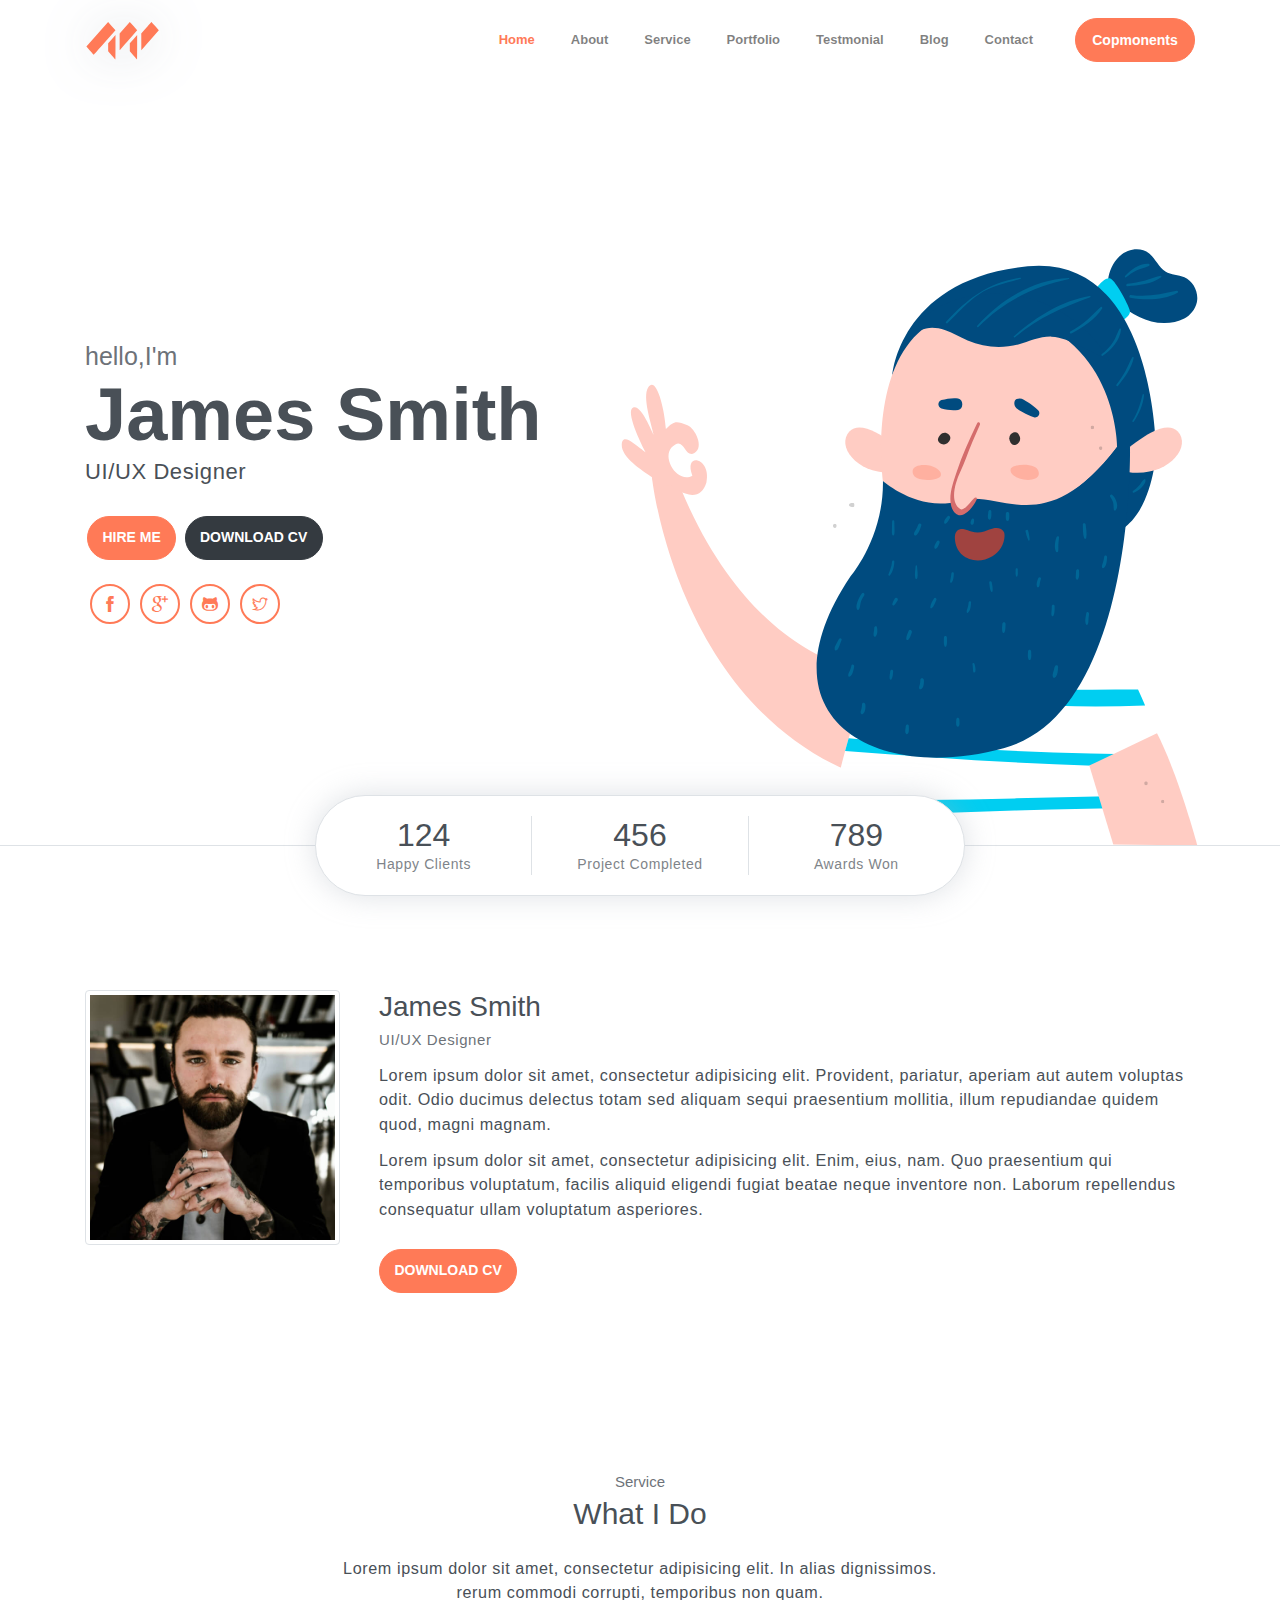
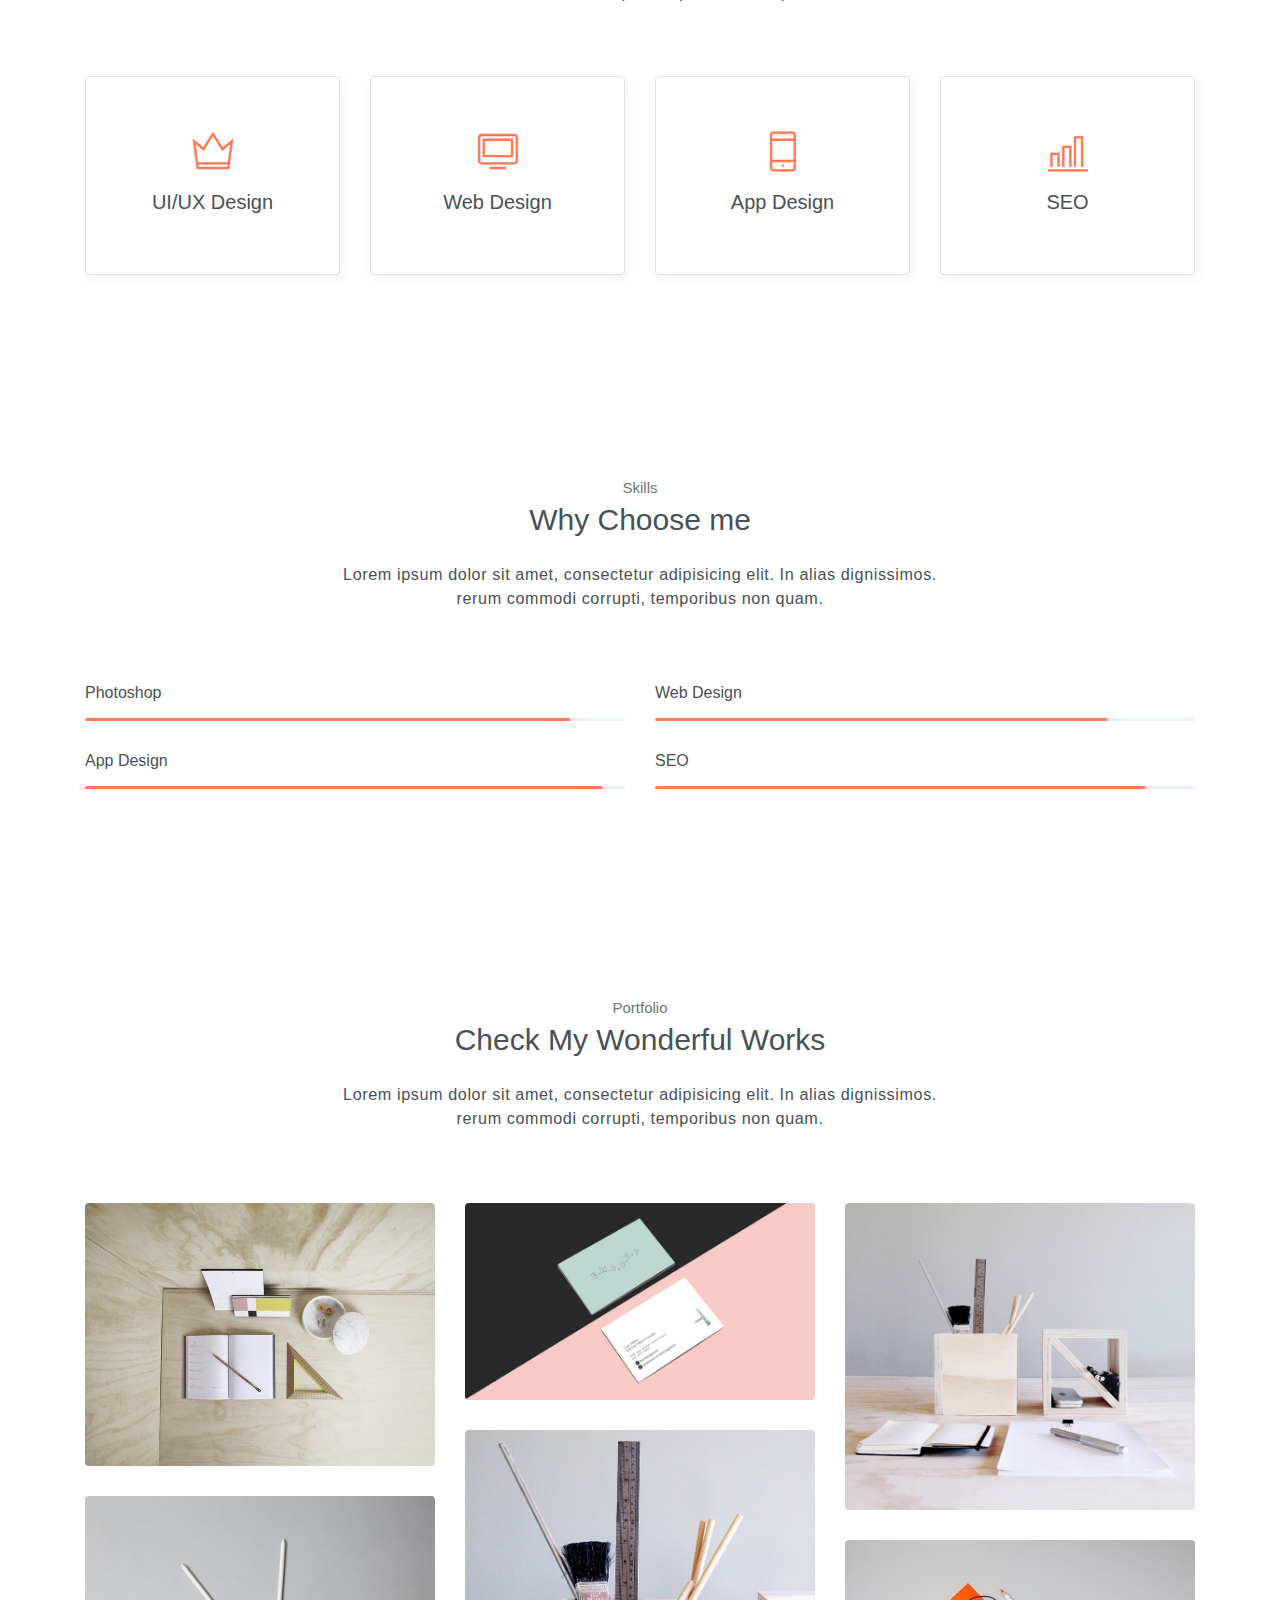
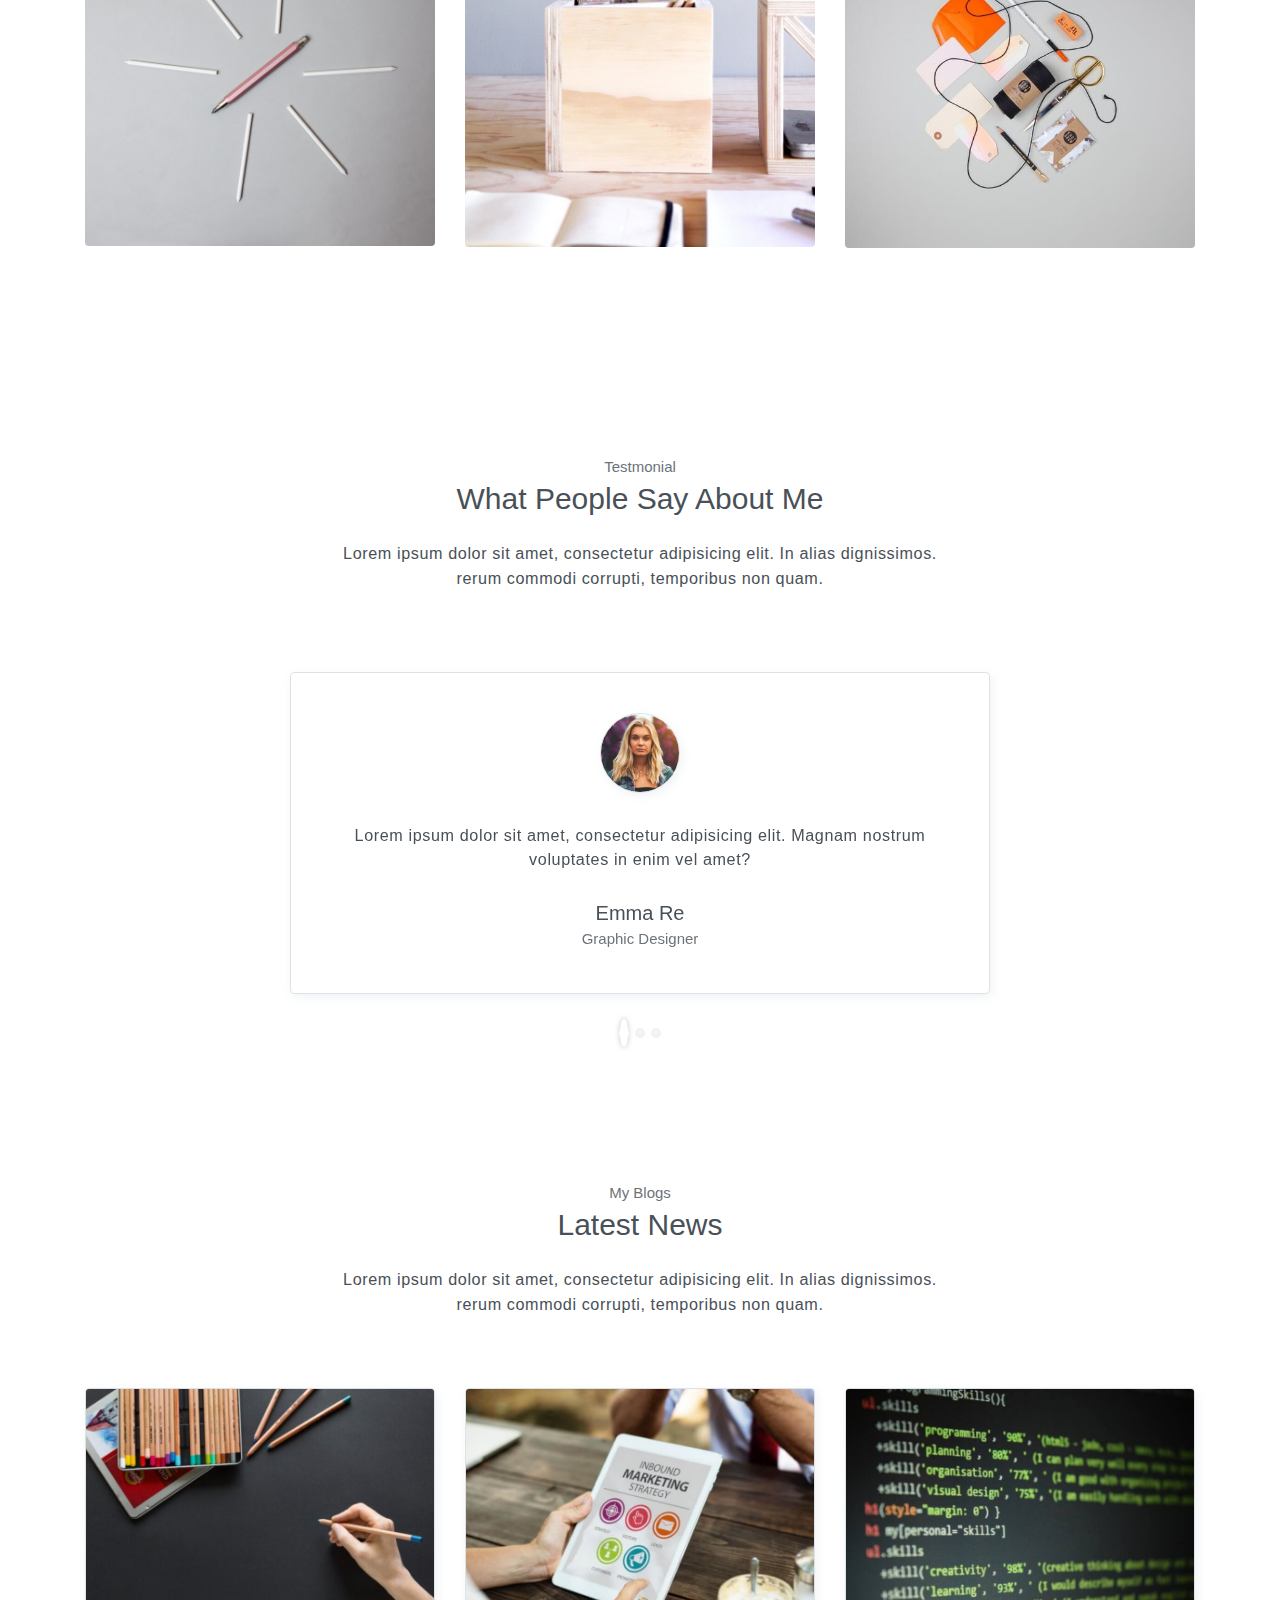
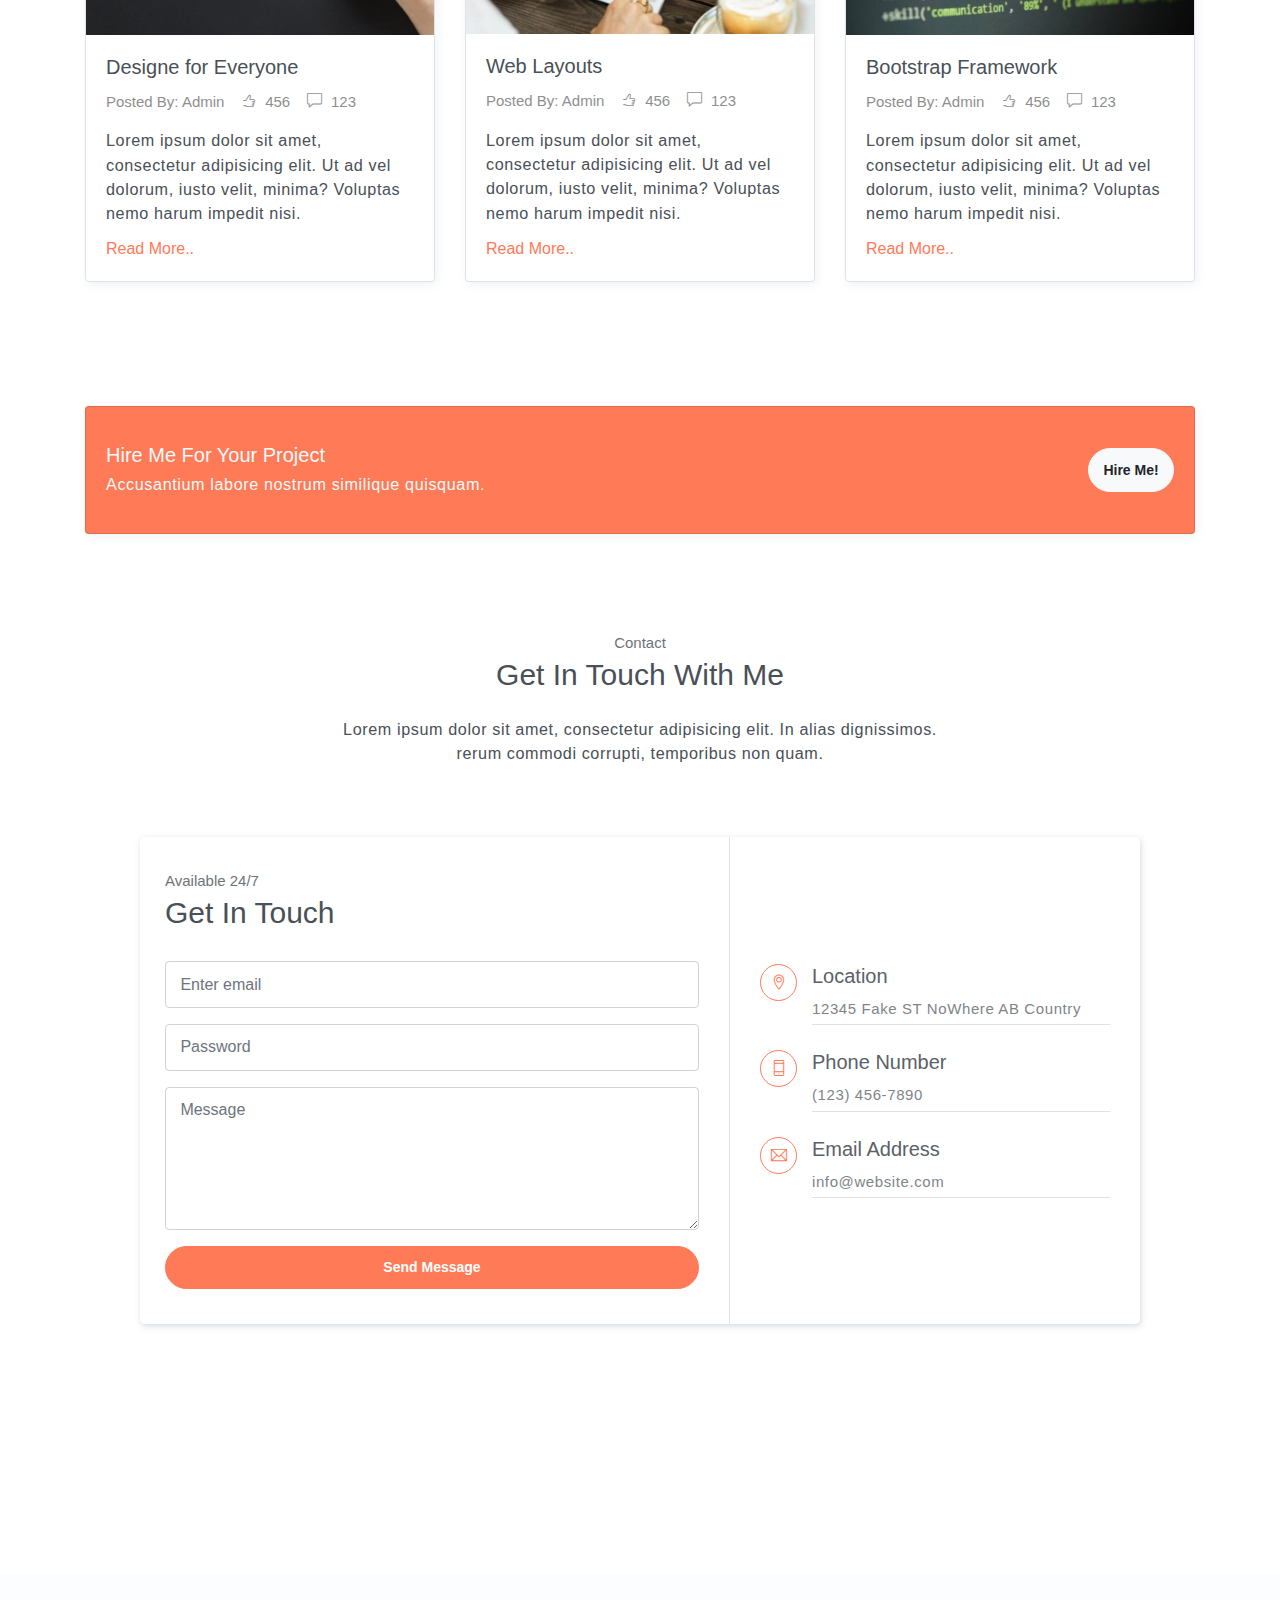
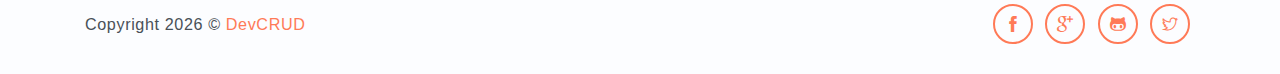
<file: public_html/index.html>
<!DOCTYPE html>
<html lang="en">
<head>
	<meta charset="utf-8">
    <meta name="viewport" content="width=device-width, initial-scale=1, shrink-to-fit=no">
    <meta name="description" content="Start your development with Steller landing page.">
    <meta name="author" content="Devcrud">
    <title>Steller Landing page | Free Bootstrap 4.1 landing page</title>
    <!-- font icons -->
    <link rel="stylesheet" href="assets/vendors/themify-icons/css/themify-icons.css">
    <!-- Bootstrap + Steller main styles -->
	<link rel="stylesheet" href="assets/css/steller.css">
</head>
<body data-spy="scroll" data-target=".navbar" data-offset="40" id="home">

    <!-- Page navigation -->
    <nav class="navbar navbar-expand-lg navbar-light fixed-top" data-spy="affix" data-offset-top="0">
        <div class="container">
            <a class="navbar-brand" href="#"><img src="assets/imgs/logo.svg" alt=""></a>
            <button class="navbar-toggler" type="button" data-toggle="collapse" data-target="#navbarSupportedContent" aria-controls="navbarSupportedContent" aria-expanded="false" aria-label="Toggle navigation">
                <span class="navbar-toggler-icon"></span>
            </button>

            <div class="collapse navbar-collapse" id="navbarSupportedContent">
                <ul class="navbar-nav ml-auto align-items-center">
                    <li class="nav-item">
                        <a class="nav-link" href="#home">Home</a>
                    </li>
                    <li class="nav-item">
                        <a class="nav-link" href="#about">About</a>
                    </li>
                    <li class="nav-item">
                        <a class="nav-link" href="#service">Service</a>
                    </li>                   
                    <li class="nav-item">
                        <a class="nav-link" href="#portfolio">Portfolio</a>
                    </li>
                    <li class="nav-item">
                        <a class="nav-link" href="#testmonial">Testmonial</a>
                    </li>
                    <li class="nav-item">
                        <a class="nav-link" href="#blog">Blog</a>
                    </li>
                    <li class="nav-item">
                        <a class="nav-link" href="#contact">Contact</a>
                    </li>
                    <li class="nav-item">
                        <a class="- btn btn-primary rounded ml-4" href="components.html">Copmonents</a>
                    </li>
                </ul>
            </div>
        </div>          
    </nav>
    <!-- End of page navibation -->

    <!-- Page Header -->
    <header class="header" id="home">
        <div class="container">
            <div class="infos">
                <h6 class="subtitle">hello,I'm</h6>
                <h6 class="title">James Smith</h6>
                <p>UI/UX Designer</p>

                <div class="buttons pt-3">
                    <button class="btn btn-primary rounded">HIRE ME</button>
                    <button class="btn btn-dark rounded">DOWNLOAD CV</button>
                </div>      

                <div class="socials mt-4">
                    <a class="social-item" href="javascript:void(0)"><i class="ti-facebook"></i></a>
                    <a class="social-item" href="javascript:void(0)"><i class="ti-google"></i></a>
                    <a class="social-item" href="javascript:void(0)"><i class="ti-github"></i></a>
                    <a class="social-item" href="javascript:void(0)"><i class="ti-twitter"></i></a>
                </div>
            </div>              
            <div class="img-holder">
                <img src="assets/imgs/man.svg" alt="">
            </div>      
        </div>  

        <!-- Header-widget -->
        <div class="widget">
            <div class="widget-item">
                <h2>124</h2>
                <p>Happy Clients</p>
            </div>
            <div class="widget-item">
                <h2>456</h2>
                <p>Project Completed</p>
            </div>
            <div class="widget-item">
                <h2>789</h2>
                <p>Awards Won</p>
            </div>
        </div>
    </header>
    <!-- End of Page Header -->
    
    <!-- About section -->
    <section id="about" class="section mt-3">
        <div class="container mt-5">
            <div class="row text-center text-md-left">
                <div class="col-md-3">
                    <img src="assets/imgs/avatar.jpg" alt="" class="img-thumbnail mb-4">
                </div>
                <div class="pl-md-4 col-md-9">
                    <h6 class="title">James Smith</h6>
                    <p class="subtitle">UI/UX Designer</p>
                    <p>Lorem ipsum dolor sit amet, consectetur adipisicing elit. Provident, pariatur, aperiam aut autem voluptas odit. Odio ducimus delectus totam sed aliquam sequi praesentium mollitia, illum repudiandae quidem quod, magni magnam.</p>
                    <p>Lorem ipsum dolor sit amet, consectetur adipisicing elit. Enim, eius, nam. Quo praesentium qui temporibus voluptatum, facilis aliquid eligendi fugiat beatae neque inventore non. Laborum repellendus consequatur ullam voluptatum asperiores.</p>
                    <button class="btn btn-primary rounded mt-3">DOWNLOAD CV</button>                   
                </div>
            </div>
        </div>
    </section>

    <!-- Service section -->
    <section id="service" class="section">
        <div class="container text-center">
            <h6 class="subtitle">Service</h6>
            <h6 class="section-title mb-4">What I Do</h6>
            <p class="mb-5 pb-4">Lorem ipsum dolor sit amet, consectetur adipisicing elit. In alias dignissimos. <br> rerum commodi corrupti, temporibus non quam.</p>

            <div class="row">
                <div class="col-sm-6 col-md-3 mb-4">
                    <div class="custom-card card border">
                        <div class="card-body">
                            <i class="icon ti-crown"></i>
                            <h5>UI/UX Design</h5>
                        </div>
                    </div>
                </div>
                <div class="col-sm-6 col-md-3 mb-4">
                    <div class="custom-card card border">
                        <div class="card-body">
                            <i class="icon ti-desktop"></i>
                            <h5>Web Design</h5>
                        </div>
                    </div>
                </div>
                <div class="col-sm-6 col-md-3 mb-4">
                    <div class="custom-card card border">
                        <div class="card-body">
                            <i class="icon ti-mobile"></i>
                            <h5>App Design</h5>
                        </div>
                    </div>
                </div>
                <div class="col-sm-6 col-md-3 mb-4">
                    <div class="custom-card card border">
                        <div class="card-body">
                            <i class="icon ti-bar-chart"></i>
                            <h5>SEO</h5>
                        </div>
                    </div>
                </div>
            </div>
        </div>
    </section>
    <!-- End of Sectoin -->

    <!-- Skills section -->
    <section class="section">
        <div class="container text-center">
            <h6 class="subtitle">Skills</h6>
            <h6 class="section-title mb-4">Why Choose me</h6>
            <p class="mb-5 pb-4">Lorem ipsum dolor sit amet, consectetur adipisicing elit. In alias dignissimos. <br> rerum commodi corrupti, temporibus non quam.</p>

            <div class="row text-left">
                <div class="col-sm-6">
                    <h6 class="mb-3">Photoshop</h6>
                    <div class="progress">
                        <div class="progress-bar bg-primary" role="progressbar" style="width: 89%;" aria-valuenow="25" aria-valuemin="0" aria-valuemax="100"><span>89%</span></div>
                    </div>
                </div>
                <div class="col-sm-6">
                    <h6 class="mb-3">Web Design</h6>
                    <div class="progress">
                        <div class="progress-bar bg-primary" role="progressbar" style="width: 83%;" aria-valuenow="25" aria-valuemin="0" aria-valuemax="100"><span>83%</span></div>
                    </div>
                </div>
                <div class="col-sm-6">
                    <h6 class="mb-3">App Design</h6>
                    <div class="progress">
                        <div class="progress-bar bg-primary" role="progressbar" style="width: 95%;" aria-valuenow="25" aria-valuemin="0" aria-valuemax="100"><span>95%</span></div>
                    </div>
                </div>
                <div class="col-sm-6">
                    <h6 class="mb-3">SEO</h6>
                    <div class="progress">
                        <div class="progress-bar bg-primary" role="progressbar" style="width: 90%;" aria-valuenow="25" aria-valuemin="0" aria-valuemax="100"><span>90%</span></div>
                    </div>
                </div>
            </div>  
        </div>
    </section>
    <!-- End of Skills sections -->

    <!-- Portfolio section -->
    <section id="portfolio" class="section">
        <div class="container text-center">
            <h6 class="subtitle">Portfolio</h6>
            <h6 class="section-title mb-4">Check My Wonderful Works</h6>
            <p class="mb-5 pb-4">Lorem ipsum dolor sit amet, consectetur adipisicing elit. In alias dignissimos. <br> rerum commodi corrupti, temporibus non quam.</p>

            <div class="row">
                <div class="col-sm-4">
                    <div class="img-wrapper">
                        <img src="assets/imgs/folio-1.jpg" alt="">
                        <div class="overlay">
                            <div class="overlay-infos">
                                <h5>Project Title</h5>
                                <a href="javascript:void(0)"><i class="ti-zoom-in"></i></a>
                                <a href="javascript:void(0)"><i class="ti-link"></i></a>
                            </div>  
                        </div>
                    </div>
                    <div class="img-wrapper">
                        <img src="assets/imgs/folio-2.jpg" alt="">
                        <div class="overlay">
                            <div class="overlay-infos">
                                <h5>Project Title</h5>
                                <a href="javascript:void(0)"><i class="ti-zoom-in"></i></a>
                                <a href="javascript:void(0)"><i class="ti-link"></i></a>
                            </div>                              
                        </div>
                    </div>                  
                </div>
                <div class="col-sm-4">
                    <div class="img-wrapper">
                        <img src="assets/imgs/folio-3.jpg" alt="">
                        <div class="overlay">
                            <div class="overlay-infos">
                                <h5>Project Title</h5>
                                <a href="javascript:void(0)"><i class="ti-zoom-in"></i></a>
                                <a href="javascript:void(0)"><i class="ti-link"></i></a>
                            </div>  
                        </div>
                    </div>
                    <div class="img-wrapper">
                        <img src="assets/imgs/folio-4.jpg" alt="">
                        <div class="overlay">
                            <div class="overlay-infos">
                                <h5>Project Title</h5>
                                <a href="javascript:void(0)"><i class="ti-zoom-in"></i></a>
                                <a href="javascript:void(0)"><i class="ti-link"></i></a>
                            </div>                              
                        </div>
                    </div>                  
                </div>
                <div class="col-sm-4">
                    <div class="img-wrapper">
                        <img src="assets/imgs/folio-5.jpg" alt="">
                        <div class="overlay">
                            <div class="overlay-infos">
                                <h5>Project Title</h5>
                                <a href="javascript:void(0)"><i class="ti-zoom-in"></i></a>
                                <a href="javascript:void(0)"><i class="ti-link"></i></a>
                            </div>  
                        </div>
                    </div>
                    <div class="img-wrapper">
                        <img src="assets/imgs/folio-6.jpg" alt="">
                        <div class="overlay">
                            <div class="overlay-infos">
                                <h5>Project Title</h5>
                                <a href="javascript:void(0)"><i class="ti-zoom-in"></i></a>
                                <a href="javascript:void(0)"><i class="ti-link"></i></a>
                            </div>                              
                        </div>
                    </div>                  
                </div>
            </div>

        </div>
    </section>
    <!-- End of portfolio section -->

    <!-- Testmonial Section -->
    <section id="testmonial" class="section">
        <div class="container text-center">
            <h6 class="subtitle">Testmonial</h6>
            <h6 class="section-title mb-4">What People Say About Me</h6>
            <p class="mb-5 pb-4">Lorem ipsum dolor sit amet, consectetur adipisicing elit. In alias dignissimos. <br> rerum commodi corrupti, temporibus non quam.</p>


            <div id="carouselExampleIndicators" class="carousel slide" data-ride="carousel">
                <ol class="carousel-indicators">
                    <li data-target="#carouselExampleIndicators" data-slide-to="0" class="active"></li>
                    <li data-target="#carouselExampleIndicators" data-slide-to="1"></li>
                    <li data-target="#carouselExampleIndicators" data-slide-to="2"></li>
                </ol>
                <div class="carousel-inner">
                    <div class="carousel-item active">
                        <div class="card testmonial-card border">
                            <div class="card-body">
                                <img src="assets/imgs/avatar-1.jpg" alt="">
                                <p>Lorem ipsum dolor sit amet, consectetur adipisicing elit. Magnam nostrum voluptates in enim vel amet?</p>
                                <h1 class="title">Emma Re</h1>
                                <h1 class="subtitle">Graphic Designer</h1>
                            </div>
                        </div>
                    </div>
                    <div class="carousel-item">
                        <div class="card testmonial-card border">
                            <div class="card-body">
                                <img src="assets/imgs/avatar-2.jpg" alt="">
                                <p>Lorem ipsum dolor sit amet, consectetur adipisicing elit. Magnam nostrum voluptates in enim vel amet?</p>
                                <h1 class="title">James Bert</h1>
                                <h1 class="subtitle">Web Designer</h1>
                            </div>
                        </div>
                    </div>
                    <div class="carousel-item">
                        <div class="card testmonial-card border">
                            <div class="card-body">
                                <img src="assets/imgs/avatar-3.jpg" alt="">
                                <p>Lorem ipsum dolor sit amet, consectetur adipisicing elit. Magnam nostrum voluptates in enim vel amet?</p>
                                <h1 class="title">Michael Abra</h1>
                                <h1 class="subtitle">Web Developer</h1>
                            </div>
                        </div>
                    </div>
                </div>
            </div>
        </div>
    </section>
    <!-- End of testmonial section -->

    <!-- Blog Section -->
    <section id="blog" class="section">
        <div class="container text-center">
            <h6 class="subtitle">My Blogs</h6>
            <h6 class="section-title mb-4">Latest News</h6>
            <p class="mb-5 pb-4">Lorem ipsum dolor sit amet, consectetur adipisicing elit. In alias dignissimos. <br> rerum commodi corrupti, temporibus non quam.</p>

            <div class="row text-left">
                <div class="col-md-4">
                    <div class="card border mb-4">
                        <img src="assets/imgs/blog-1.jpg" alt="" class="card-img-top w-100">
                        <div class="card-body">
                            <h5 class="card-title">Designe for Everyone</h5>
                            <div class="post-details">
                                <a href="javascript:void(0)">Posted By: Admin</a>
                                <a href="javascript:void(0)"><i class="ti-thumb-up"></i> 456</a>
                                <a href="javascript:void(0)"><i class="ti-comment"></i> 123</a>
                            </div>
                            <p>Lorem ipsum dolor sit amet, consectetur adipisicing elit. Ut ad vel dolorum, iusto velit, minima? Voluptas nemo harum impedit nisi.</p>
                            <a href="javascript:void(0)">Read More..</a>
                        </div>
                    </div>
                </div>
                <div class="col-md-4">
                    <div class="card border mb-4">
                        <img src="assets/imgs/blog-2.jpg" alt="" class="card-img-top w-100">
                        <div class="card-body">
                            <h5 class="card-title">Web Layouts</h5>
                            <div class="post-details">
                                <a href="javascript:void(0)">Posted By: Admin</a>
                                <a href="javascript:void(0)"><i class="ti-thumb-up"></i> 456</a>
                                <a href="javascript:void(0)"><i class="ti-comment"></i> 123</a>
                            </div>
                            <p>Lorem ipsum dolor sit amet, consectetur adipisicing elit. Ut ad vel dolorum, iusto velit, minima? Voluptas nemo harum impedit nisi.</p>
                            <a href="javascript:void(0)">Read More..</a>
                        </div>
                    </div>
                </div>
                <div class="col-md-4">
                    <div class="card border mb-4">
                        <img src="assets/imgs/blog-3.jpg" alt="" class="card-img-top w-100">
                        <div class="card-body">
                            <h5 class="card-title">Bootstrap Framework</h5>
                            <div class="post-details">
                                <a href="javascript:void(0)">Posted By: Admin</a>
                                <a href="javascript:void(0)"><i class="ti-thumb-up"></i> 456</a>
                                <a href="javascript:void(0)"><i class="ti-comment"></i> 123</a>
                            </div>
                            <p>Lorem ipsum dolor sit amet, consectetur adipisicing elit. Ut ad vel dolorum, iusto velit, minima? Voluptas nemo harum impedit nisi.</p>
                            <a href="javascript:void(0)">Read More..</a>
                        </div>
                    </div>
                </div>
            </div>
        </div>
    </section>

    <!-- Hire me section -->
    <section class="bg-gray p-0 section">
        <div class="container">
            <div class="card bg-primary">
                <div class="card-body text-light">
                    <div class="row align-items-center">
                        <div class="col-sm-9 text-center text-sm-left">
                            <h5 class="mt-3">Hire Me For Your Project</h5>
                            <p class="mb-3">Accusantium labore nostrum similique quisquam.</p>
                        </div>
                        <div class="col-sm-3 text-center text-sm-right">
                            <button class="btn btn-light rounded">Hire Me!</button>
                        </div>
                    </div>
                </div> 
            </div>
        </div>
    </section>      
    <!-- End od Hire me section. -->

    <!-- Contact Section -->
    <section id="contact" class="position-relative section">
        <div class="container text-center">
            <h6 class="subtitle">Contact</h6>
            <h6 class="section-title mb-4">Get In Touch With Me</h6>
            <p class="mb-5 pb-4">Lorem ipsum dolor sit amet, consectetur adipisicing elit. In alias dignissimos. <br> rerum commodi corrupti, temporibus non quam.</p>

            <div class="contact text-left">
                <div class="form">
                    <h6 class="subtitle">Available 24/7</h6>
                    <h6 class="section-title mb-4">Get In Touch</h6>
                    <form>
                        <div class="form-group">
                            <input type="email" class="form-control" id="exampleInputEmail1" aria-describedby="emailHelp" placeholder="Enter email" required>
                        </div>
                        <div class="form-group">
                            <input type="password" class="form-control" id="exampleInputPassword1" placeholder="Password" required>
                        </div>
                        <div class="form-group">
                            <textarea name="contact-message" id="" cols="30" rows="5" class="form-control" placeholder="Message"></textarea>
                        </div>
                        <button type="submit" class="btn btn-primary btn-block rounded w-lg">Send Message</button>
                    </form>
                </div>
                <div class="contact-infos">
                    <div class="item">
                        <i class="ti-location-pin"></i>
                        <div class="">
                            <h5>Location</h5>
                            <p> 12345 Fake ST NoWhere AB Country</p>
                        </div>                          
                    </div>
                    <div class="item">
                        <i class="ti-mobile"></i>
                        <div>
                            <h5>Phone Number</h5>
                            <p>(123) 456-7890</p>
                        </div>                          
                    </div>
                    <div class="item">
                        <i class="ti-email"></i>
                        <div class="mb-0">
                            <h5>Email Address</h5>
                            <p>info@website.com</p>
                        </div>
                    </div>
                </div>                  
            </div>
        </div>  
        <div id="map">
            <iframe src="https://snazzymaps.com/embed/61257"></iframe>
        </div>      
    </section>
    <!-- End of Contact Section -->

    <!-- Page Footer -->
    <footer class="page-footer">
        <div class="container">
            <div class="row align-items-center">
                <div class="col-sm-6">
                    <p>Copyright <script>document.write(new Date().getFullYear())</script> &copy; <a href="http://www.devcrud.com" target="_blank">DevCRUD</a></p>
                </div>
                <div class="col-sm-6">
                    <div class="socials">
                        <a class="social-item" href="javascript:void(0)"><i class="ti-facebook"></i></a>
                        <a class="social-item" href="javascript:void(0)"><i class="ti-google"></i></a>
                        <a class="social-item" href="javascript:void(0)"><i class="ti-github"></i></a>
                        <a class="social-item" href="javascript:void(0)"><i class="ti-twitter"></i></a>
                    </div>
                </div>
            </div>
        </div>
    </footer> 
    <!-- End of page footer -->
	
	<!-- core  -->
    <script src="assets/vendors/jquery/jquery-3.4.1.js"></script>
    <script src="assets/vendors/bootstrap/bootstrap.bundle.js"></script>
    <!-- bootstrap 3 affix -->
	<script src="assets/vendors/bootstrap/bootstrap.affix.js"></script>

    <!-- steller js -->
    <script src="assets/js/steller.js"></script>

</body>
</html>
</file>
<file: public_html/assets/vendors/themify-icons/css/themify-icons.css>
@font-face {
	font-family: 'themify';
	src:url("../fonts/themify.eot?-fvbane");
	src:url("../fonts/themify.eot?#iefix-fvbane") format("embedded-opentype"),
		url("../fonts/themify.woff?-fvbane") format("woff"),
		url("../fonts/themify.ttf?-fvbane") format("truetype"),
		url("../fonts/themify.svg?-fvbane#themify") format("svg");
	font-weight: normal;
	font-style: normal;
}

[class^="ti-"], [class*=" ti-"] {
	font-family: 'themify';
	speak: none;
	font-style: normal;
	font-weight: normal;
	font-variant: normal;
	text-transform: none;
	line-height: 1;

	/* Better Font Rendering =========== */
	-webkit-font-smoothing: antialiased;
	-moz-osx-font-smoothing: grayscale;
}

.ti-wand:before {
	content: "\e600";
}
.ti-volume:before {
	content: "\e601";
}
.ti-user:before {
	content: "\e602";
}
.ti-unlock:before {
	content: "\e603";
}
.ti-unlink:before {
	content: "\e604";
}
.ti-trash:before {
	content: "\e605";
}
.ti-thought:before {
	content: "\e606";
}
.ti-target:before {
	content: "\e607";
}
.ti-tag:before {
	content: "\e608";
}
.ti-tablet:before {
	content: "\e609";
}
.ti-star:before {
	content: "\e60a";
}
.ti-spray:before {
	content: "\e60b";
}
.ti-signal:before {
	content: "\e60c";
}
.ti-shopping-cart:before {
	content: "\e60d";
}
.ti-shopping-cart-full:before {
	content: "\e60e";
}
.ti-settings:before {
	content: "\e60f";
}
.ti-search:before {
	content: "\e610";
}
.ti-zoom-in:before {
	content: "\e611";
}
.ti-zoom-out:before {
	content: "\e612";
}
.ti-cut:before {
	content: "\e613";
}
.ti-ruler:before {
	content: "\e614";
}
.ti-ruler-pencil:before {
	content: "\e615";
}
.ti-ruler-alt:before {
	content: "\e616";
}
.ti-bookmark:before {
	content: "\e617";
}
.ti-bookmark-alt:before {
	content: "\e618";
}
.ti-reload:before {
	content: "\e619";
}
.ti-plus:before {
	content: "\e61a";
}
.ti-pin:before {
	content: "\e61b";
}
.ti-pencil:before {
	content: "\e61c";
}
.ti-pencil-alt:before {
	content: "\e61d";
}
.ti-paint-roller:before {
	content: "\e61e";
}
.ti-paint-bucket:before {
	content: "\e61f";
}
.ti-na:before {
	content: "\e620";
}
.ti-mobile:before {
	content: "\e621";
}
.ti-minus:before {
	content: "\e622";
}
.ti-medall:before {
	content: "\e623";
}
.ti-medall-alt:before {
	content: "\e624";
}
.ti-marker:before {
	content: "\e625";
}
.ti-marker-alt:before {
	content: "\e626";
}
.ti-arrow-up:before {
	content: "\e627";
}
.ti-arrow-right:before {
	content: "\e628";
}
.ti-arrow-left:before {
	content: "\e629";
}
.ti-arrow-down:before {
	content: "\e62a";
}
.ti-lock:before {
	content: "\e62b";
}
.ti-location-arrow:before {
	content: "\e62c";
}
.ti-link:before {
	content: "\e62d";
}
.ti-layout:before {
	content: "\e62e";
}
.ti-layers:before {
	content: "\e62f";
}
.ti-layers-alt:before {
	content: "\e630";
}
.ti-key:before {
	content: "\e631";
}
.ti-import:before {
	content: "\e632";
}
.ti-image:before {
	content: "\e633";
}
.ti-heart:before {
	content: "\e634";
}
.ti-heart-broken:before {
	content: "\e635";
}
.ti-hand-stop:before {
	content: "\e636";
}
.ti-hand-open:before {
	content: "\e637";
}
.ti-hand-drag:before {
	content: "\e638";
}
.ti-folder:before {
	content: "\e639";
}
.ti-flag:before {
	content: "\e63a";
}
.ti-flag-alt:before {
	content: "\e63b";
}
.ti-flag-alt-2:before {
	content: "\e63c";
}
.ti-eye:before {
	content: "\e63d";
}
.ti-export:before {
	content: "\e63e";
}
.ti-exchange-vertical:before {
	content: "\e63f";
}
.ti-desktop:before {
	content: "\e640";
}
.ti-cup:before {
	content: "\e641";
}
.ti-crown:before {
	content: "\e642";
}
.ti-comments:before {
	content: "\e643";
}
.ti-comment:before {
	content: "\e644";
}
.ti-comment-alt:before {
	content: "\e645";
}
.ti-close:before {
	content: "\e646";
}
.ti-clip:before {
	content: "\e647";
}
.ti-angle-up:before {
	content: "\e648";
}
.ti-angle-right:before {
	content: "\e649";
}
.ti-angle-left:before {
	content: "\e64a";
}
.ti-angle-down:before {
	content: "\e64b";
}
.ti-check:before {
	content: "\e64c";
}
.ti-check-box:before {
	content: "\e64d";
}
.ti-camera:before {
	content: "\e64e";
}
.ti-announcement:before {
	content: "\e64f";
}
.ti-brush:before {
	content: "\e650";
}
.ti-briefcase:before {
	content: "\e651";
}
.ti-bolt:before {
	content: "\e652";
}
.ti-bolt-alt:before {
	content: "\e653";
}
.ti-blackboard:before {
	content: "\e654";
}
.ti-bag:before {
	content: "\e655";
}
.ti-move:before {
	content: "\e656";
}
.ti-arrows-vertical:before {
	content: "\e657";
}
.ti-arrows-horizontal:before {
	content: "\e658";
}
.ti-fullscreen:before {
	content: "\e659";
}
.ti-arrow-top-right:before {
	content: "\e65a";
}
.ti-arrow-top-left:before {
	content: "\e65b";
}
.ti-arrow-circle-up:before {
	content: "\e65c";
}
.ti-arrow-circle-right:before {
	content: "\e65d";
}
.ti-arrow-circle-left:before {
	content: "\e65e";
}
.ti-arrow-circle-down:before {
	content: "\e65f";
}
.ti-angle-double-up:before {
	content: "\e660";
}
.ti-angle-double-right:before {
	content: "\e661";
}
.ti-angle-double-left:before {
	content: "\e662";
}
.ti-angle-double-down:before {
	content: "\e663";
}
.ti-zip:before {
	content: "\e664";
}
.ti-world:before {
	content: "\e665";
}
.ti-wheelchair:before {
	content: "\e666";
}
.ti-view-list:before {
	content: "\e667";
}
.ti-view-list-alt:before {
	content: "\e668";
}
.ti-view-grid:before {
	content: "\e669";
}
.ti-uppercase:before {
	content: "\e66a";
}
.ti-upload:before {
	content: "\e66b";
}
.ti-underline:before {
	content: "\e66c";
}
.ti-truck:before {
	content: "\e66d";
}
.ti-timer:before {
	content: "\e66e";
}
.ti-ticket:before {
	content: "\e66f";
}
.ti-thumb-up:before {
	content: "\e670";
}
.ti-thumb-down:before {
	content: "\e671";
}
.ti-text:before {
	content: "\e672";
}
.ti-stats-up:before {
	content: "\e673";
}
.ti-stats-down:before {
	content: "\e674";
}
.ti-split-v:before {
	content: "\e675";
}
.ti-split-h:before {
	content: "\e676";
}
.ti-smallcap:before {
	content: "\e677";
}
.ti-shine:before {
	content: "\e678";
}
.ti-shift-right:before {
	content: "\e679";
}
.ti-shift-left:before {
	content: "\e67a";
}
.ti-shield:before {
	content: "\e67b";
}
.ti-notepad:before {
	content: "\e67c";
}
.ti-server:before {
	content: "\e67d";
}
.ti-quote-right:before {
	content: "\e67e";
}
.ti-quote-left:before {
	content: "\e67f";
}
.ti-pulse:before {
	content: "\e680";
}
.ti-printer:before {
	content: "\e681";
}
.ti-power-off:before {
	content: "\e682";
}
.ti-plug:before {
	content: "\e683";
}
.ti-pie-chart:before {
	content: "\e684";
}
.ti-paragraph:before {
	content: "\e685";
}
.ti-panel:before {
	content: "\e686";
}
.ti-package:before {
	content: "\e687";
}
.ti-music:before {
	content: "\e688";
}
.ti-music-alt:before {
	content: "\e689";
}
.ti-mouse:before {
	content: "\e68a";
}
.ti-mouse-alt:before {
	content: "\e68b";
}
.ti-money:before {
	content: "\e68c";
}
.ti-microphone:before {
	content: "\e68d";
}
.ti-menu:before {
	content: "\e68e";
}
.ti-menu-alt:before {
	content: "\e68f";
}
.ti-map:before {
	content: "\e690";
}
.ti-map-alt:before {
	content: "\e691";
}
.ti-loop:before {
	content: "\e692";
}
.ti-location-pin:before {
	content: "\e693";
}
.ti-list:before {
	content: "\e694";
}
.ti-light-bulb:before {
	content: "\e695";
}
.ti-Italic:before {
	content: "\e696";
}
.ti-info:before {
	content: "\e697";
}
.ti-infinite:before {
	content: "\e698";
}
.ti-id-badge:before {
	content: "\e699";
}
.ti-hummer:before {
	content: "\e69a";
}
.ti-home:before {
	content: "\e69b";
}
.ti-help:before {
	content: "\e69c";
}
.ti-headphone:before {
	content: "\e69d";
}
.ti-harddrives:before {
	content: "\e69e";
}
.ti-harddrive:before {
	content: "\e69f";
}
.ti-gift:before {
	content: "\e6a0";
}
.ti-game:before {
	content: "\e6a1";
}
.ti-filter:before {
	content: "\e6a2";
}
.ti-files:before {
	content: "\e6a3";
}
.ti-file:before {
	content: "\e6a4";
}
.ti-eraser:before {
	content: "\e6a5";
}
.ti-envelope:before {
	content: "\e6a6";
}
.ti-download:before {
	content: "\e6a7";
}
.ti-direction:before {
	content: "\e6a8";
}
.ti-direction-alt:before {
	content: "\e6a9";
}
.ti-dashboard:before {
	content: "\e6aa";
}
.ti-control-stop:before {
	content: "\e6ab";
}
.ti-control-shuffle:before {
	content: "\e6ac";
}
.ti-control-play:before {
	content: "\e6ad";
}
.ti-control-pause:before {
	content: "\e6ae";
}
.ti-control-forward:before {
	content: "\e6af";
}
.ti-control-backward:before {
	content: "\e6b0";
}
.ti-cloud:before {
	content: "\e6b1";
}
.ti-cloud-up:before {
	content: "\e6b2";
}
.ti-cloud-down:before {
	content: "\e6b3";
}
.ti-clipboard:before {
	content: "\e6b4";
}
.ti-car:before {
	content: "\e6b5";
}
.ti-calendar:before {
	content: "\e6b6";
}
.ti-book:before {
	content: "\e6b7";
}
.ti-bell:before {
	content: "\e6b8";
}
.ti-basketball:before {
	content: "\e6b9";
}
.ti-bar-chart:before {
	content: "\e6ba";
}
.ti-bar-chart-alt:before {
	content: "\e6bb";
}
.ti-back-right:before {
	content: "\e6bc";
}
.ti-back-left:before {
	content: "\e6bd";
}
.ti-arrows-corner:before {
	content: "\e6be";
}
.ti-archive:before {
	content: "\e6bf";
}
.ti-anchor:before {
	content: "\e6c0";
}
.ti-align-right:before {
	content: "\e6c1";
}
.ti-align-left:before {
	content: "\e6c2";
}
.ti-align-justify:before {
	content: "\e6c3";
}
.ti-align-center:before {
	content: "\e6c4";
}
.ti-alert:before {
	content: "\e6c5";
}
.ti-alarm-clock:before {
	content: "\e6c6";
}
.ti-agenda:before {
	content: "\e6c7";
}
.ti-write:before {
	content: "\e6c8";
}
.ti-window:before {
	content: "\e6c9";
}
.ti-widgetized:before {
	content: "\e6ca";
}
.ti-widget:before {
	content: "\e6cb";
}
.ti-widget-alt:before {
	content: "\e6cc";
}
.ti-wallet:before {
	content: "\e6cd";
}
.ti-video-clapper:before {
	content: "\e6ce";
}
.ti-video-camera:before {
	content: "\e6cf";
}
.ti-vector:before {
	content: "\e6d0";
}
.ti-themify-logo:before {
	content: "\e6d1";
}
.ti-themify-favicon:before {
	content: "\e6d2";
}
.ti-themify-favicon-alt:before {
	content: "\e6d3";
}
.ti-support:before {
	content: "\e6d4";
}
.ti-stamp:before {
	content: "\e6d5";
}
.ti-split-v-alt:before {
	content: "\e6d6";
}
.ti-slice:before {
	content: "\e6d7";
}
.ti-shortcode:before {
	content: "\e6d8";
}
.ti-shift-right-alt:before {
	content: "\e6d9";
}
.ti-shift-left-alt:before {
	content: "\e6da";
}
.ti-ruler-alt-2:before {
	content: "\e6db";
}
.ti-receipt:before {
	content: "\e6dc";
}
.ti-pin2:before {
	content: "\e6dd";
}
.ti-pin-alt:before {
	content: "\e6de";
}
.ti-pencil-alt2:before {
	content: "\e6df";
}
.ti-palette:before {
	content: "\e6e0";
}
.ti-more:before {
	content: "\e6e1";
}
.ti-more-alt:before {
	content: "\e6e2";
}
.ti-microphone-alt:before {
	content: "\e6e3";
}
.ti-magnet:before {
	content: "\e6e4";
}
.ti-line-double:before {
	content: "\e6e5";
}
.ti-line-dotted:before {
	content: "\e6e6";
}
.ti-line-dashed:before {
	content: "\e6e7";
}
.ti-layout-width-full:before {
	content: "\e6e8";
}
.ti-layout-width-default:before {
	content: "\e6e9";
}
.ti-layout-width-default-alt:before {
	content: "\e6ea";
}
.ti-layout-tab:before {
	content: "\e6eb";
}
.ti-layout-tab-window:before {
	content: "\e6ec";
}
.ti-layout-tab-v:before {
	content: "\e6ed";
}
.ti-layout-tab-min:before {
	content: "\e6ee";
}
.ti-layout-slider:before {
	content: "\e6ef";
}
.ti-layout-slider-alt:before {
	content: "\e6f0";
}
.ti-layout-sidebar-right:before {
	content: "\e6f1";
}
.ti-layout-sidebar-none:before {
	content: "\e6f2";
}
.ti-layout-sidebar-left:before {
	content: "\e6f3";
}
.ti-layout-placeholder:before {
	content: "\e6f4";
}
.ti-layout-menu:before {
	content: "\e6f5";
}
.ti-layout-menu-v:before {
	content: "\e6f6";
}
.ti-layout-menu-separated:before {
	content: "\e6f7";
}
.ti-layout-menu-full:before {
	content: "\e6f8";
}
.ti-layout-media-right-alt:before {
	content: "\e6f9";
}
.ti-layout-media-right:before {
	content: "\e6fa";
}
.ti-layout-media-overlay:before {
	content: "\e6fb";
}
.ti-layout-media-overlay-alt:before {
	content: "\e6fc";
}
.ti-layout-media-overlay-alt-2:before {
	content: "\e6fd";
}
.ti-layout-media-left-alt:before {
	content: "\e6fe";
}
.ti-layout-media-left:before {
	content: "\e6ff";
}
.ti-layout-media-center-alt:before {
	content: "\e700";
}
.ti-layout-media-center:before {
	content: "\e701";
}
.ti-layout-list-thumb:before {
	content: "\e702";
}
.ti-layout-list-thumb-alt:before {
	content: "\e703";
}
.ti-layout-list-post:before {
	content: "\e704";
}
.ti-layout-list-large-image:before {
	content: "\e705";
}
.ti-layout-line-solid:before {
	content: "\e706";
}
.ti-layout-grid4:before {
	content: "\e707";
}
.ti-layout-grid3:before {
	content: "\e708";
}
.ti-layout-grid2:before {
	content: "\e709";
}
.ti-layout-grid2-thumb:before {
	content: "\e70a";
}
.ti-layout-cta-right:before {
	content: "\e70b";
}
.ti-layout-cta-left:before {
	content: "\e70c";
}
.ti-layout-cta-center:before {
	content: "\e70d";
}
.ti-layout-cta-btn-right:before {
	content: "\e70e";
}
.ti-layout-cta-btn-left:before {
	content: "\e70f";
}
.ti-layout-column4:before {
	content: "\e710";
}
.ti-layout-column3:before {
	content: "\e711";
}
.ti-layout-column2:before {
	content: "\e712";
}
.ti-layout-accordion-separated:before {
	content: "\e713";
}
.ti-layout-accordion-merged:before {
	content: "\e714";
}
.ti-layout-accordion-list:before {
	content: "\e715";
}
.ti-ink-pen:before {
	content: "\e716";
}
.ti-info-alt:before {
	content: "\e717";
}
.ti-help-alt:before {
	content: "\e718";
}
.ti-headphone-alt:before {
	content: "\e719";
}
.ti-hand-point-up:before {
	content: "\e71a";
}
.ti-hand-point-right:before {
	content: "\e71b";
}
.ti-hand-point-left:before {
	content: "\e71c";
}
.ti-hand-point-down:before {
	content: "\e71d";
}
.ti-gallery:before {
	content: "\e71e";
}
.ti-face-smile:before {
	content: "\e71f";
}
.ti-face-sad:before {
	content: "\e720";
}
.ti-credit-card:before {
	content: "\e721";
}
.ti-control-skip-forward:before {
	content: "\e722";
}
.ti-control-skip-backward:before {
	content: "\e723";
}
.ti-control-record:before {
	content: "\e724";
}
.ti-control-eject:before {
	content: "\e725";
}
.ti-comments-smiley:before {
	content: "\e726";
}
.ti-brush-alt:before {
	content: "\e727";
}
.ti-youtube:before {
	content: "\e728";
}
.ti-vimeo:before {
	content: "\e729";
}
.ti-twitter:before {
	content: "\e72a";
}
.ti-time:before {
	content: "\e72b";
}
.ti-tumblr:before {
	content: "\e72c";
}
.ti-skype:before {
	content: "\e72d";
}
.ti-share:before {
	content: "\e72e";
}
.ti-share-alt:before {
	content: "\e72f";
}
.ti-rocket:before {
	content: "\e730";
}
.ti-pinterest:before {
	content: "\e731";
}
.ti-new-window:before {
	content: "\e732";
}
.ti-microsoft:before {
	content: "\e733";
}
.ti-list-ol:before {
	content: "\e734";
}
.ti-linkedin:before {
	content: "\e735";
}
.ti-layout-sidebar-2:before {
	content: "\e736";
}
.ti-layout-grid4-alt:before {
	content: "\e737";
}
.ti-layout-grid3-alt:before {
	content: "\e738";
}
.ti-layout-grid2-alt:before {
	content: "\e739";
}
.ti-layout-column4-alt:before {
	content: "\e73a";
}
.ti-layout-column3-alt:before {
	content: "\e73b";
}
.ti-layout-column2-alt:before {
	content: "\e73c";
}
.ti-instagram:before {
	content: "\e73d";
}
.ti-google:before {
	content: "\e73e";
}
.ti-github:before {
	content: "\e73f";
}
.ti-flickr:before {
	content: "\e740";
}
.ti-facebook:before {
	content: "\e741";
}
.ti-dropbox:before {
	content: "\e742";
}
.ti-dribbble:before {
	content: "\e743";
}
.ti-apple:before {
	content: "\e744";
}
.ti-android:before {
	content: "\e745";
}
.ti-save:before {
	content: "\e746";
}
.ti-save-alt:before {
	content: "\e747";
}
.ti-yahoo:before {
	content: "\e748";
}
.ti-wordpress:before {
	content: "\e749";
}
.ti-vimeo-alt:before {
	content: "\e74a";
}
.ti-twitter-alt:before {
	content: "\e74b";
}
.ti-tumblr-alt:before {
	content: "\e74c";
}
.ti-trello:before {
	content: "\e74d";
}
.ti-stack-overflow:before {
	content: "\e74e";
}
.ti-soundcloud:before {
	content: "\e74f";
}
.ti-sharethis:before {
	content: "\e750";
}
.ti-sharethis-alt:before {
	content: "\e751";
}
.ti-reddit:before {
	content: "\e752";
}
.ti-pinterest-alt:before {
	content: "\e753";
}
.ti-microsoft-alt:before {
	content: "\e754";
}
.ti-linux:before {
	content: "\e755";
}
.ti-jsfiddle:before {
	content: "\e756";
}
.ti-joomla:before {
	content: "\e757";
}
.ti-html5:before {
	content: "\e758";
}
.ti-flickr-alt:before {
	content: "\e759";
}
.ti-email:before {
	content: "\e75a";
}
.ti-drupal:before {
	content: "\e75b";
}
.ti-dropbox-alt:before {
	content: "\e75c";
}
.ti-css3:before {
	content: "\e75d";
}
.ti-rss:before {
	content: "\e75e";
}
.ti-rss-alt:before {
	content: "\e75f";
}
</file>
